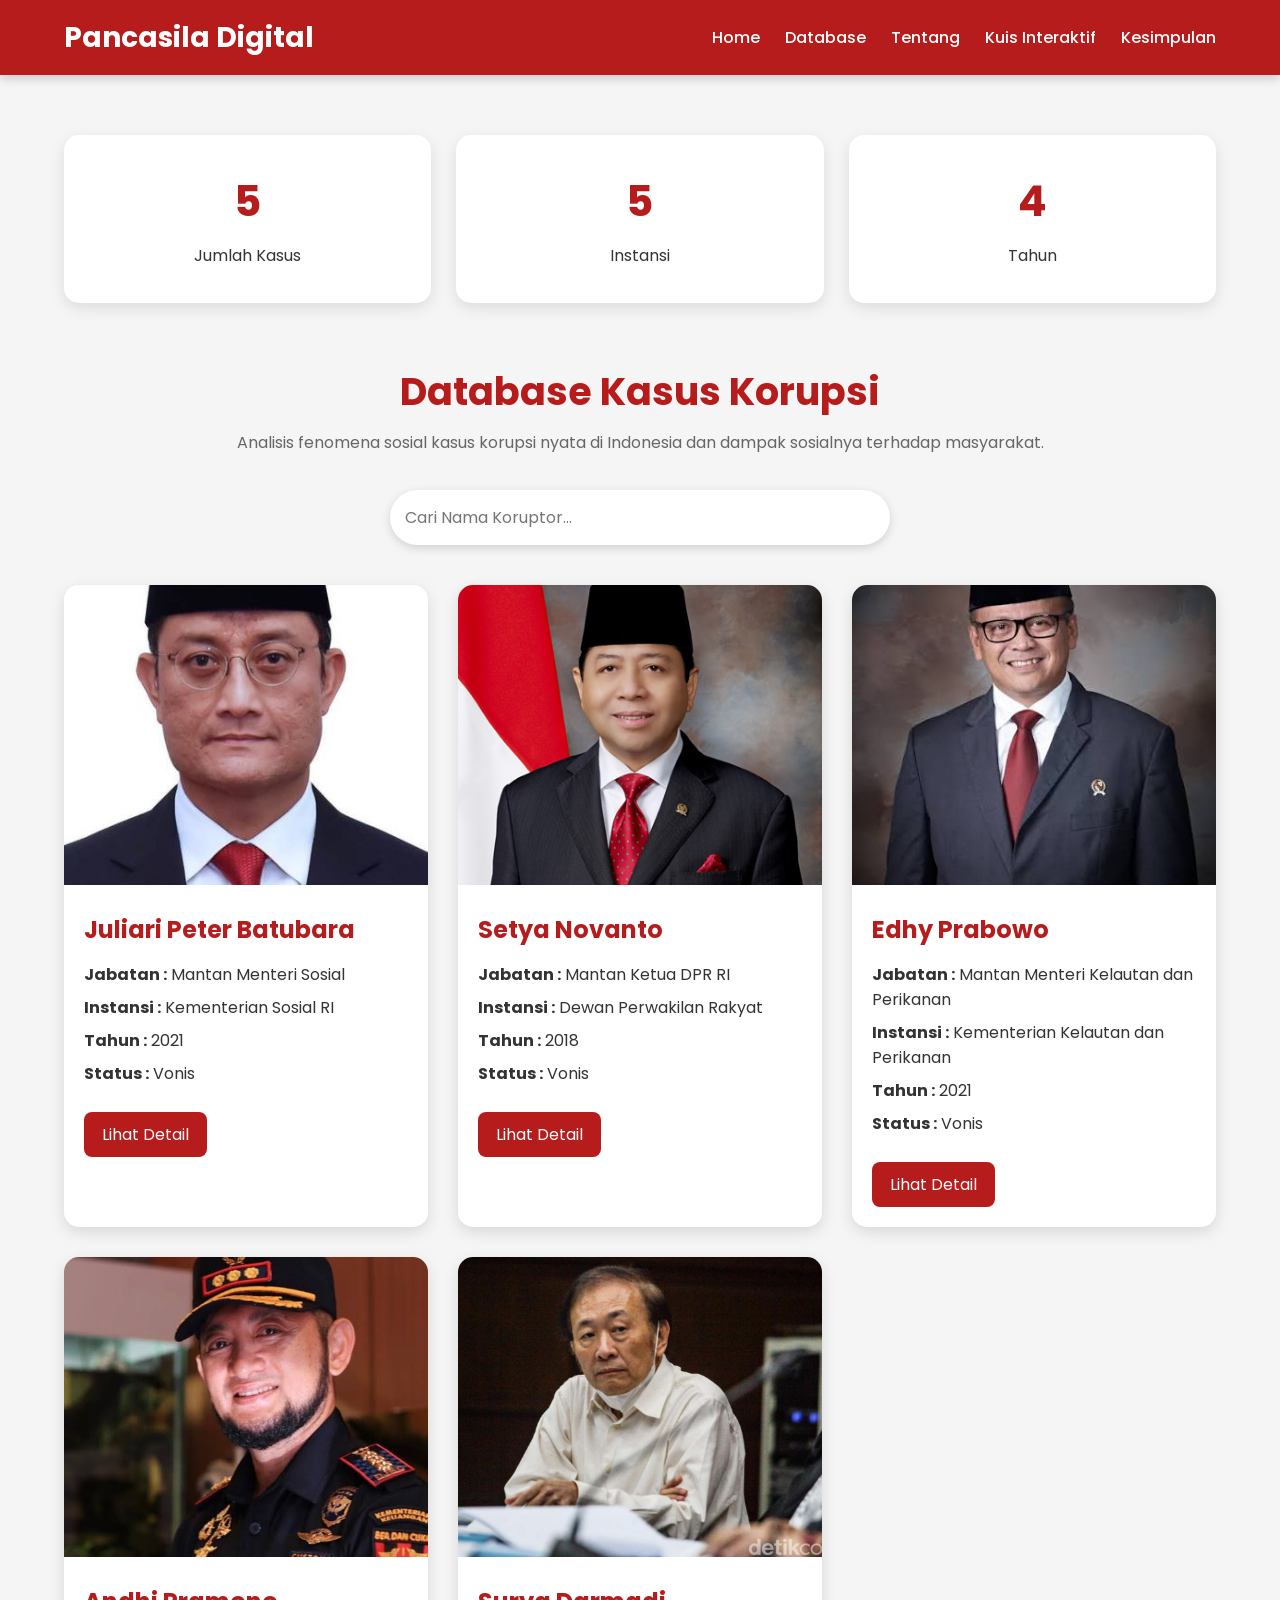
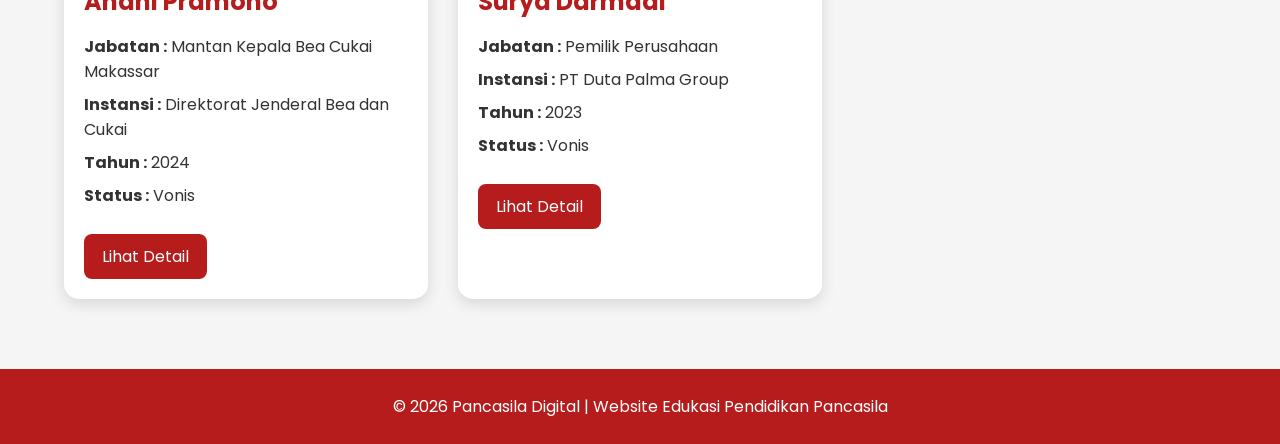
<file: database.html>
<!DOCTYPE html>
<html lang="id">
<head>
    <meta charset="UTF-8">
    <meta name="viewport" content="width=device-width, initial-scale=1.0">
    <title>Pancasila Digital - Database Kasus</title>
    <link rel="stylesheet" href="css/style.css">
    <link rel="preconnect" href="https://fonts.googleapis.com">
    <link rel="preconnect" href="https://fonts.gstatic.com" crossorigin>
    <link href="https://fonts.googleapis.com/css2?family=Poppins:wght=300;400;500;600;700&display=swap" rel="stylesheet">
</head>
<body>

<header>
    <nav>
        <div class="logo">
            <h2>Pancasila Digital</h2>
        </div>
        <ul>
            <li><a href="index.html">Home</a></li>
            <li><a href="database.html" class="active">Database</a></li>
            <li><a href="tentang.html">Tentang</a></li>
            <li><a href="kuis.html">Kuis Interaktif</a></li>
            <li><a href="kesimpulan.html">Kesimpulan</a></li>
        </ul>
    </nav>
</header>

<section class="dashboard">
    <div class="box">
        <h2 id="jumlahKasus">0</h2>
        <p>Jumlah Kasus</p>
    </div>
    <div class="box">
        <h2 id="jumlahInstansi">0</h2>
        <p>Instansi</p>
    </div>
    <div class="box">
        <h2 id="jumlahTahun">0</h2>
        <p>Tahun</p>
    </div>
</section>

<section id="database">
    <div class="judul">
        <h1>Database Kasus Korupsi</h1>
        <p>Analisis fenomena sosial kasus korupsi nyata di Indonesia dan dampak sosialnya terhadap masyarakat.</p>
    </div>
    <div class="search">
        <input type="text" id="search" placeholder="Cari Nama Koruptor...">
    </div>
    <div class="card-container">
        </div>
</section>

<footer>
    <p>© 2026 Pancasila Digital | Website Edukasi Pendidikan Pancasila</p>
</footer>

<script src="js/script.js"></script>
</body>
</html>
</file>
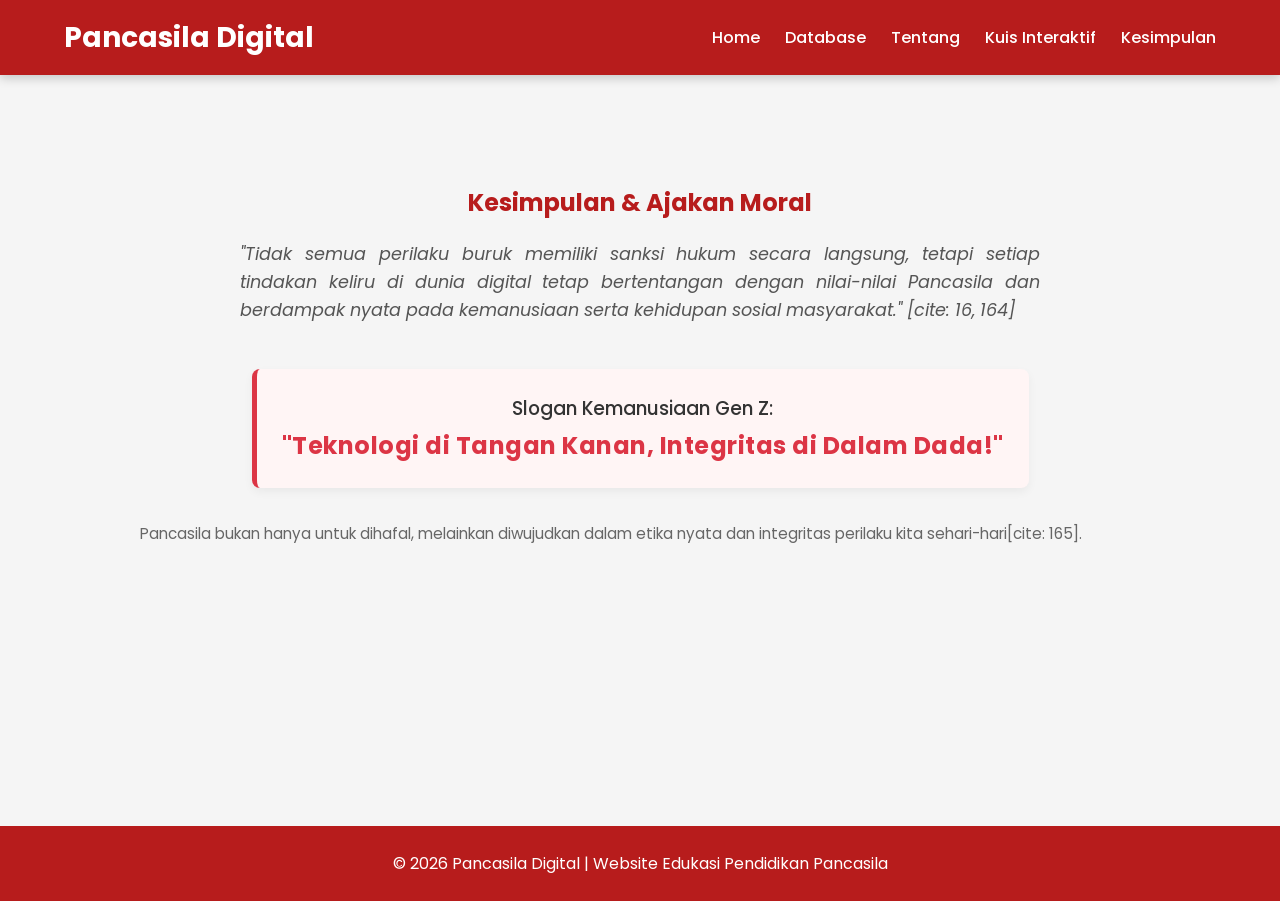
<file: kesimpulan.html>
<!DOCTYPE html>
<html lang="id">
<head>
    <meta charset="UTF-8">
    <meta name="viewport" content="width=device-width, initial-scale=1.0">
    <title>Pancasila Digital - Kesimpulan</title>
    <link rel="stylesheet" href="css/style.css">
    <link rel="preconnect" href="https://fonts.googleapis.com">
    <link rel="preconnect" href="https://fonts.gstatic.com" crossorigin>
    <link href="https://fonts.googleapis.com/css2?family=Poppins:wght=300;400;500;600;700&display=swap" rel="stylesheet">
</head>
<body>

<header>
    <nav>
        <div class="logo">
            <h2>Pancasila Digital</h2>
        </div>
        <ul>
            <li><a href="index.html">Home</a></li>
            <li><a href="database.html">Database</a></li>
            <li><a href="tentang.html">Tentang</a></li>
            <li><a href="kuis.html">Kuis Interaktif</a></li>
            <li><a href="kesimpulan.html" class="active">Kesimpulan</a></li>
        </ul>
    </nav>
</header>

<section id="kesimpulan">
    <div class="tentang" style="text-align: center; margin-top: 50px;">
        <h1>Kesimpulan & Ajakan Moral</h1>
        <p style="font-style: italic; font-size: 1.1rem; max-width: 800px; margin: 20px auto; line-height: 1.6; color: #555;">
            "Tidak semua perilaku buruk memiliki sanksi hukum secara langsung, tetapi setiap tindakan keliru di dunia digital tetap bertentangan dengan nilai-nilai Pancasila dan berdampak nyata pada kemanusiaan serta kehidupan sosial masyarakat." [cite: 16, 164]
        </p>
        
        <div style="background-color: #fff5f5; padding: 25px; border-radius: 8px; border-left: 5px solid #dc3545; display: inline-block; margin-top: 25px; box-shadow: 0 4px 10px rgba(0,0,0,0.05);">
            <h3 style="margin: 0; color: #333; font-weight: 500;">Slogan Kemanusiaan Gen Z:</h3>
            <h2 style="color: #dc3545; margin: 5px 0 0 0; font-weight: 700; letter-spacing: 0.5px;">"Teknologi di Tangan Kanan, Integritas di Dalam Dada!"</h2>
        </div>
        
        <p style="margin-top: 30px; font-size: 0.95rem; color: #666;">
            Pancasila bukan hanya untuk dihafal, melainkan diwujudkan dalam etika nyata dan integritas perilaku kita sehari-hari[cite: 165].
        </p>
    </div>
</section>

<footer>
    <p>© 2026 Pancasila Digital | Website Edukasi Pendidikan Pancasila</p>
</footer>

<script src="js/script.js"></script>
</body>
</html>
</file>
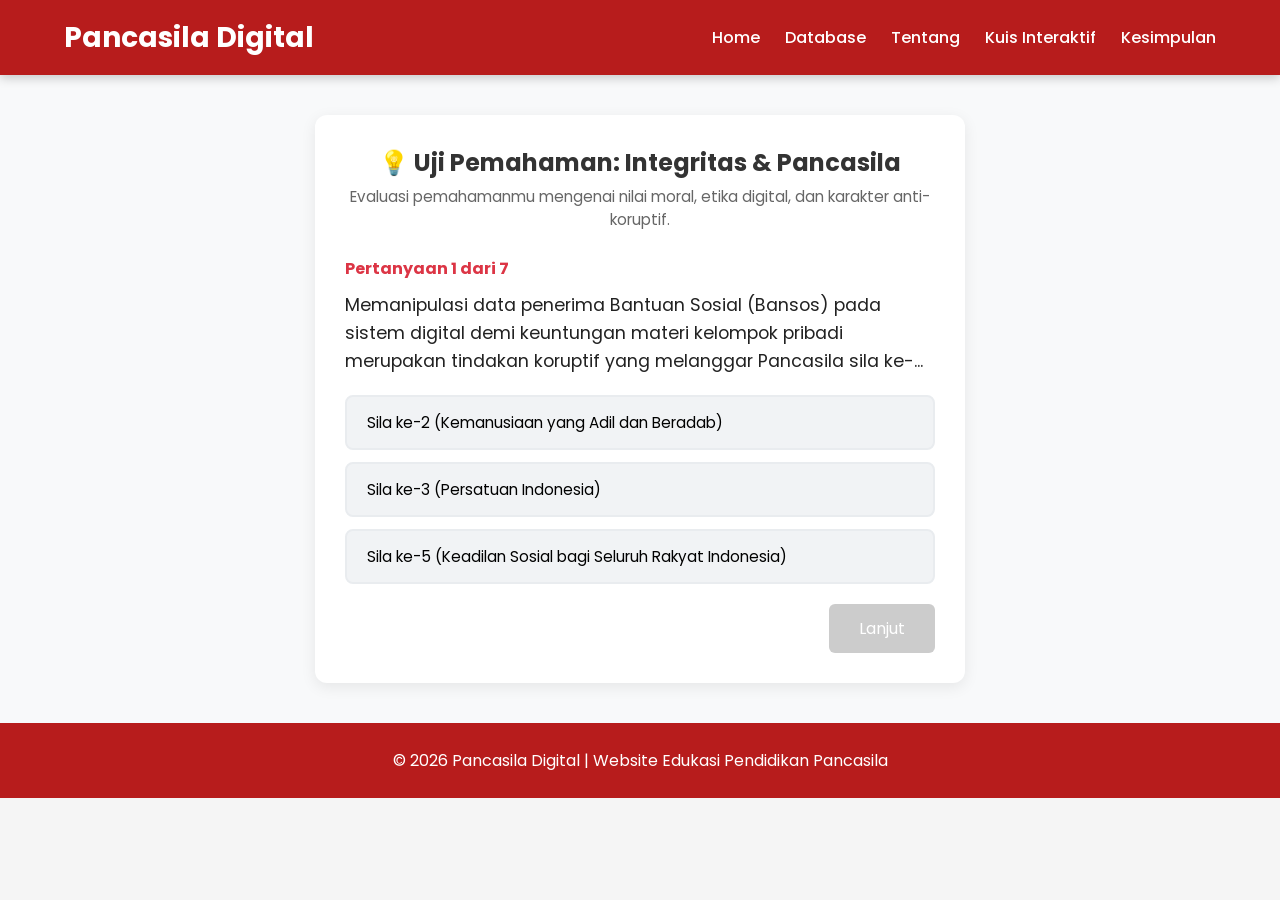
<file: kuis.html>
<!DOCTYPE html>
<html lang="id">
<head>
    <meta charset="UTF-8">
    <meta name="viewport" content="width=device-width, initial-scale=1.0">
    <title>Pancasila Digital - Kuis Interaktif</title>
    <link rel="stylesheet" href="css/style.css">
    <link rel="preconnect" href="https://fonts.googleapis.com">
    <link rel="preconnect" href="https://fonts.gstatic.com" crossorigin>
    <link href="https://fonts.googleapis.com/css2?family=Poppins:wght=300;400;500;600;700&display=swap" rel="stylesheet">
</head>
<body>

<header>
    <nav>
        <div class="logo">
            <h2>Pancasila Digital</h2>
        </div>
        <ul>
            <li><a href="index.html">Home</a></li>
            <li><a href="database.html">Database</a></li>
            <li><a href="tentang.html">Tentang</a></li>
            <li><a href="kuis.html" class="active">Kuis Interaktif</a></li>
            <li><a href="kesimpulan.html">Kesimpulan</a></li>
        </ul>
    </nav>
</header>

<section id="quiz-section" class="quiz-container">
    <div class="quiz-box">
        <h2>💡 Uji Pemahaman: Integritas & Pancasila</h2>
        <p class="quiz-subtitle">Evaluasi pemahamanmu mengenai nilai moral, etika digital, dan karakter anti-koruptif.</p>
        
        <div id="question-container">
            <div class="question-number" id="q-num">Pertanyaan 1 dari 7</div>
            <div class="question-text" id="q-text">Loading pertanyaan...</div>
            <div class="options-container" id="options-box">
                </div>
            <div id="feedback-box" class="feedback-msg" style="display: none;"></div>
        </div>

        <div id="result-container" class="result-box" style="display: none;">
            <h3>📊 Hasil Akhir Kuis</h3>
            <div class="score-circle">
                <span id="score-val">0</span>%
            </div>
            <p id="result-message"></p>
            <button class="quiz-btn" onclick="restartQuiz()" style="float: none; margin-top: 15px;">Coba Lagi</button>
        </div>
        
        <div class="quiz-footer" id="quiz-nav">
            <button class="quiz-btn" id="next-btn" onclick="nextQuestion()" disabled>Lanjut</button>
        </div>
    </div>
</section>

<footer>
    <p>© 2026 Pancasila Digital | Website Edukasi Pendidikan Pancasila</p>
</footer>

<script src="js/script.js"></script>
</body>
</html>
</file>
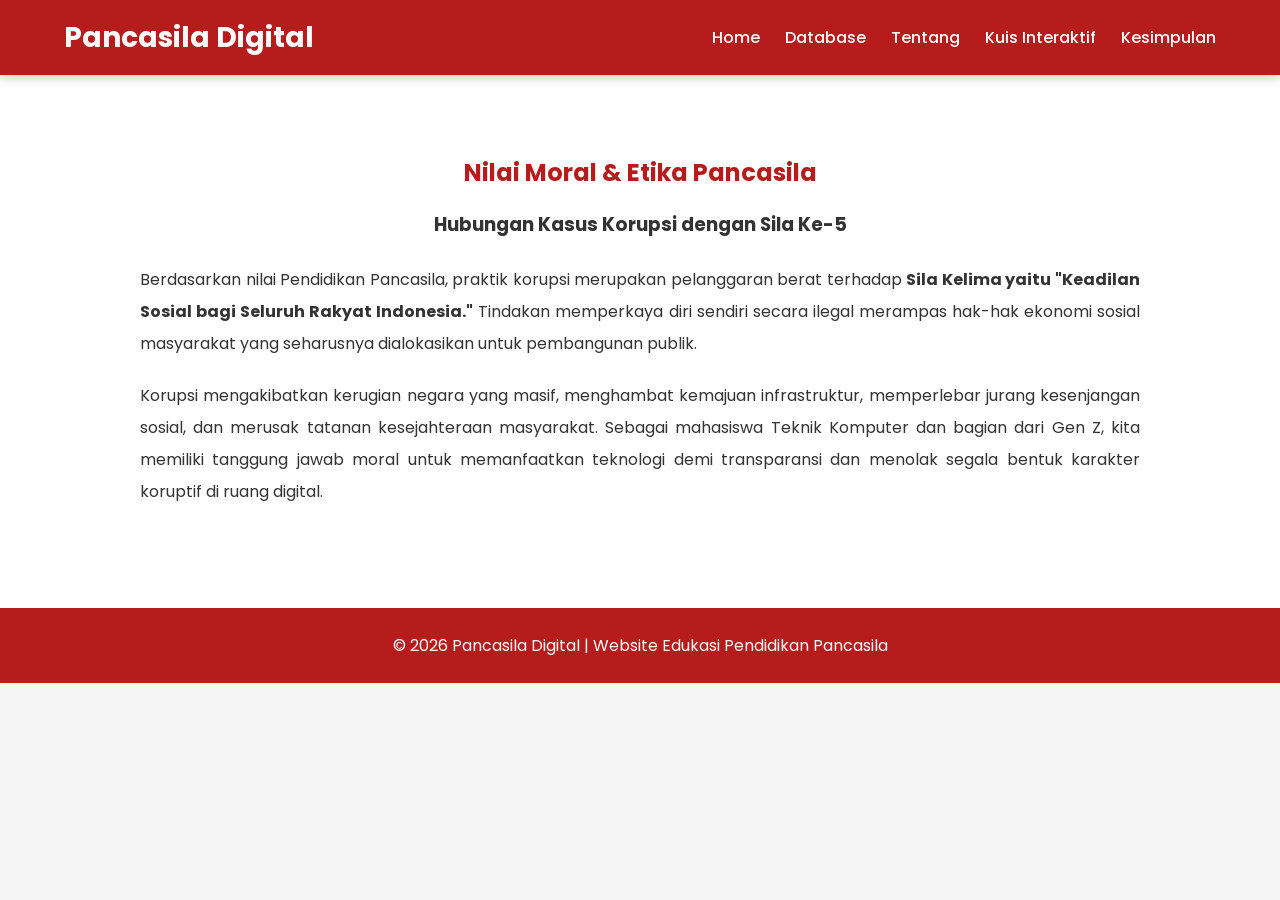
<file: tentang.html>
<!DOCTYPE html>
<html lang="id">
<head>
    <meta charset="UTF-8">
    <meta name="viewport" content="width=device-width, initial-scale=1.0">
    <title>Pancasila Digital - Nilai Moral & Etika</title>
    <link rel="stylesheet" href="css/style.css">
    <link rel="preconnect" href="https://fonts.googleapis.com">
    <link rel="preconnect" href="https://fonts.gstatic.com" crossorigin>
    <link href="https://fonts.googleapis.com/css2?family=Poppins:wght=300;400;500;600;700&display=swap" rel="stylesheet">
</head>
<body>

<header>
    <nav>
        <div class="logo">
            <h2>Pancasila Digital</h2>
        </div>
        <ul>
            <li><a href="index.html">Home</a></li>
            <li><a href="database.html">Database</a></li>
            <li><a href="tentang.html" class="active">Tentang</a></li>
            <li><a href="kuis.html">Kuis Interaktif</a></li>
            <li><a href="kesimpulan.html">Kesimpulan</a></li>
        </ul>
    </nav>
</header>

<section id="tentang">
    <div class="tentang">
        <h1>Nilai Moral & Etika Pancasila</h1>
        <h3>Hubungan Kasus Korupsi dengan Sila Ke-5</h3>
        <p>
            Berdasarkan nilai Pendidikan Pancasila, praktik korupsi merupakan pelanggaran berat terhadap 
            <strong>Sila Kelima yaitu "Keadilan Sosial bagi Seluruh Rakyat Indonesia."</strong> 
            Tindakan memperkaya diri sendiri secara ilegal merampas hak-hak ekonomi sosial masyarakat yang seharusnya dialokasikan untuk pembangunan publik.
        </p>
        <p>
            Korupsi mengakibatkan kerugian negara yang masif, menghambat kemajuan infrastruktur, memperlebar jurang kesenjangan sosial, dan merusak tatanan kesejahteraan masyarakat. Sebagai mahasiswa Teknik Komputer dan bagian dari Gen Z, kita memiliki tanggung jawab moral untuk memanfaatkan teknologi demi transparansi dan menolak segala bentuk karakter koruptif di ruang digital.
        </p>
    </div>
</section>

<footer>
    <p>© 2026 Pancasila Digital | Website Edukasi Pendidikan Pancasila</p>
</footer>

<script src="js/script.js"></script>
</body>
</html>
</file>
<file: css/style.css>
/* =====================================
   RESET
===================================== */

*{
    margin:0;
    padding:0;
    box-sizing:border-box;
    font-family:'Poppins',sans-serif;
}

html{
    scroll-behavior:smooth;
}

body{
    background:#f5f5f5;
    color:#333;
}

/* =====================================
   NAVBAR
===================================== */

header{
    width:100%;
    background:#b71c1c;
    position:fixed;
    top:0;
    left:0;
    z-index:1000;
    box-shadow:0 3px 10px rgba(0,0,0,.2);
}

nav{
    width:90%;
    height:75px;
    margin:auto;
    display:flex;
    justify-content:space-between;
    align-items:center;
}

.logo h2{
    color:white;
    font-size:28px;
}

nav ul{
    display:flex;
    list-style:none;
}

nav ul li{
    margin-left:25px;
}

nav ul li a{
    text-decoration:none;
    color:white;
    font-weight:500;
    transition:.3s;
}

nav ul li a:hover{
    color:#FFD54F;
}

/* =====================================
   HERO
===================================== */

.hero{

    margin-top:75px;

    width:100%;

    height:90vh;

    background:
    linear-gradient(rgba(0,0,0,.65),rgba(0,0,0,.65)),
    url("../images/hero.jpg");

    background-size:cover;

    background-position:center;

    display:flex;

    justify-content:center;

    align-items:center;

    text-align:center;

    color:white;

    padding:30px;

}

.hero-text{

    max-width:850px;

}

.hero h1{

    font-size:55px;

    margin-bottom:25px;

}

.hero p{

    line-height:32px;

    margin-bottom:35px;

    font-size:18px;

}

.btn{

    display:inline-block;

    text-decoration:none;

    background:#FFD54F;

    color:#222;

    padding:15px 35px;

    border-radius:35px;

    font-weight:bold;

    transition:.3s;

}

.btn:hover{

    background:white;

    transform:translateY(-4px);

}

/* =====================================
   DASHBOARD
===================================== */

.dashboard{

    width:90%;

    margin:60px auto;

    display:grid;

    grid-template-columns:repeat(3,1fr);

    gap:25px;

}

.box{

    background:white;

    padding:35px;

    border-radius:15px;

    text-align:center;

    box-shadow:0 5px 15px rgba(0,0,0,.1);

    transition:.3s;

}

.box:hover{

    transform:translateY(-8px);

}

.box h2{

    font-size:42px;

    color:#b71c1c;

}

.box p{

    margin-top:10px;

}

/* =====================================
   JUDUL
===================================== */

.judul{

    text-align:center;

    margin-bottom:35px;

}

.judul h1{

    color:#b71c1c;

    font-size:38px;

}

.judul p{

    color:#666;

    margin-top:10px;

}

/* =====================================
   SEARCH
===================================== */

.search{

    display:flex;

    justify-content:center;

    margin-bottom:40px;

}

.search input{

    width:500px;

    padding:15px;

    border:none;

    border-radius:30px;

    outline:none;

    box-shadow:0 3px 10px rgba(0,0,0,.15);

    font-size:16px;

    transition:.3s;

}

.search input:focus{

    box-shadow:0 0 10px rgba(183,28,28,.4);

}

/* =====================================
   CARD
===================================== */

.card-container{

    width:90%;

    margin:auto;

    display:grid;

    grid-template-columns:repeat(auto-fit,minmax(280px,1fr));

    gap:30px;

    margin-bottom:70px;

}

.card{

    background:white;

    border-radius:15px;

    overflow:hidden;

    box-shadow:0 5px 15px rgba(0,0,0,.12);

    transition:.3s;

}

.card:hover{

    transform:translateY(-10px);

    box-shadow:0 10px 20px rgba(0,0,0,.2);

}

.card img{

    width:100%;

    height:300px;

    object-fit:cover;

}

.card-content{

    padding:20px;

}

.card-content h2{

    color:#b71c1c;

    margin-bottom:15px;

}

.card-content p{

    margin:8px 0;

}

.detail-btn{

    display:inline-block;

    margin-top:18px;

    background:#b71c1c;

    color:white;

    text-decoration:none;

    padding:10px 18px;

    border-radius:8px;

    transition:.3s;

}

.detail-btn:hover{

    background:#8f1414;

}

/* =====================================
   TENTANG
===================================== */

#tentang{

    background:white;

    padding:80px 10%;

}

.tentang{

    max-width:1000px;

    margin:auto;

}

.tentang h1{

    color:#b71c1c;

    text-align:center;

    margin-bottom:20px;

}

.tentang h3{

    text-align:center;

    margin-bottom:25px;

}

.tentang p{

    line-height:32px;

    text-align:justify;

    margin-bottom:20px;

}

/* =====================================
   FOOTER
===================================== */

footer{

    background:#b71c1c;

    color:white;

    text-align:center;

    padding:25px;

}

/* =====================================
   DETAIL PAGE
===================================== */

.detail-page{

    width:90%;

    margin:120px auto;

}

.detail-card{

    background:white;

    display:flex;

    gap:40px;

    padding:30px;

    border-radius:15px;

    box-shadow:0 5px 15px rgba(0,0,0,.15);

}

.detail-card img{

    width:350px;

    border-radius:10px;

}

.detail-text{

    line-height:32px;

}

.detail-text h1{

    color:#b71c1c;

    margin-bottom:20px;

}

.detail-text h3{

    color:#b71c1c;

    margin:25px 0 10px;

}

/* =====================================
   RESPONSIVE
===================================== */

@media(max-width:900px){

nav{

    flex-direction:column;

    height:auto;

    padding:20px;

}

nav ul{

    margin-top:20px;

}

.hero{

    height:auto;

    padding:120px 20px;

}

.hero h1{

    font-size:36px;

}

.dashboard{

    grid-template-columns:1fr;

}

.search input{

    width:90%;

}

.detail-card{

    flex-direction:column;

}

.detail-card img{

    width:100%;

}

}
/* Style Kuis Interaktif Versi 2 */
.quiz-container {
    padding: 60px 20px;
    background-color: #f8f9fa; 
    display: flex;
    justify-content: center;
    font-family: sans-serif;
}

.quiz-box {
    background: #ffffff;
    max-width: 650px;
    width: 100%;
    padding: 30px;
    border-radius: 12px;
    box-shadow: 0 4px 15px rgba(0,0,0,0.08);
}

.quiz-box h2 {
    color: #333;
    margin-bottom: 5px;
    text-align: center;
}

.quiz-subtitle {
    text-align: center;
    color: #666;
    margin-bottom: 25px;
    font-size: 0.95rem;
}

.question-number {
    font-weight: bold;
    color: #dc3545;
    margin-bottom: 10px;
}

.question-text {
    font-size: 1.1rem;
    color: #222;
    margin-bottom: 20px;
    line-height: 1.6;
}

.options-container {
    display: flex;
    flex-direction: column;
    gap: 12px;
    margin-bottom: 20px;
}

.option-btn {
    background: #f1f3f5;
    border: 2px solid #e9ecef;
    padding: 14px 20px;
    text-align: left;
    border-radius: 8px;
    cursor: pointer;
    font-size: 0.95rem;
    transition: all 0.2s ease;
    width: 100%;
    box-sizing: border-box;
}

.option-btn:hover:not([disabled]) {
    background: #e8ecef;
    border-color: #ced4da;
}

/* Status Jawaban Instan */
.option-btn.correct {
    background: #d4edda !important;
    border-color: #c3e6cb !important;
    color: #155724 !important;
    font-weight: bold;
}

.option-btn.wrong {
    background: #f8d7da !important;
    border-color: #f5c6cb !important;
    color: #721c24 !important;
}

/* Kotak Feedback Pesan */
.feedback-msg {
    padding: 15px;
    border-radius: 8px;
    margin-top: 15px;
    line-height: 1.5;
    font-size: 0.95rem;
}
.feedback-msg.success {
    background-color: #e2f0d9;
    border-left: 5px solid #28a745;
    color: #1c5229;
}
.feedback-msg.danger {
    background-color: #fce4d6;
    border-left: 5px solid #dc3545;
    color: #721c24;
}

.quiz-btn {
    background: #dc3545;
    color: white;
    border: none;
    padding: 12px 30px;
    font-size: 1rem;
    border-radius: 6px;
    cursor: pointer;
    float: right;
    transition: background 0.2s;
}

.quiz-btn:disabled {
    background: #cccccc;
    cursor: not-allowed;
}

.quiz-btn:hover:not(:disabled) {
    background: #bd2130;
}

.quiz-footer::after {
    content: "";
    display: table;
    clear: both;
}

/* Kotak Hasil */
.result-box {
    text-align: center;
    padding: 20px 0;
}

.score-circle {
    width: 100px;
    height: 100px;
    border-radius: 50%;
    background: #28a745;
    color: white;
    font-size: 1.8rem;
    font-weight: bold;
    display: flex;
    align-items: center;
    justify-content: center;
    margin: 20px auto;
}

#result-message {
    font-size: 1.05rem;
    margin-bottom: 25px;
    color: #444;
    line-height: 1.6;
}
/* =====================================
   FIX NAVBAR BLOCKING CONTENT (PERBAIKAN)
===================================== */

/* Memberikan jarak atas pada body agar halaman database & kesimpulan tidak terpotong */
body {
    padding-top: 75px; /* Angka ini disesuaikan pas dengan tinggi (height) nav Anda */
}

/* Penyesuaian khusus untuk halaman kuis agar tidak terlalu mepet ke atas */
.quiz-container {
    padding: 40px 20px !important; /* Mengurangi padding bawaan agar proporsional */
}

/* Khusus halaman kesimpulan agar tata letaknya seimbang */
#kesimpulan {
    padding: 60px 10%;
    background: #f5f5f5; /* Menyamakan background abu-abu terang */
    min-height: calc(100vh - 75px - 74px); /* Pengaman agar footer tetap berada di bawah */
}

/* Menghilangkan margin-top ganda pada hero index.html akibat penambahan padding-top di body */
.hero {
    margin-top: 0 !important; 
}
</file>
